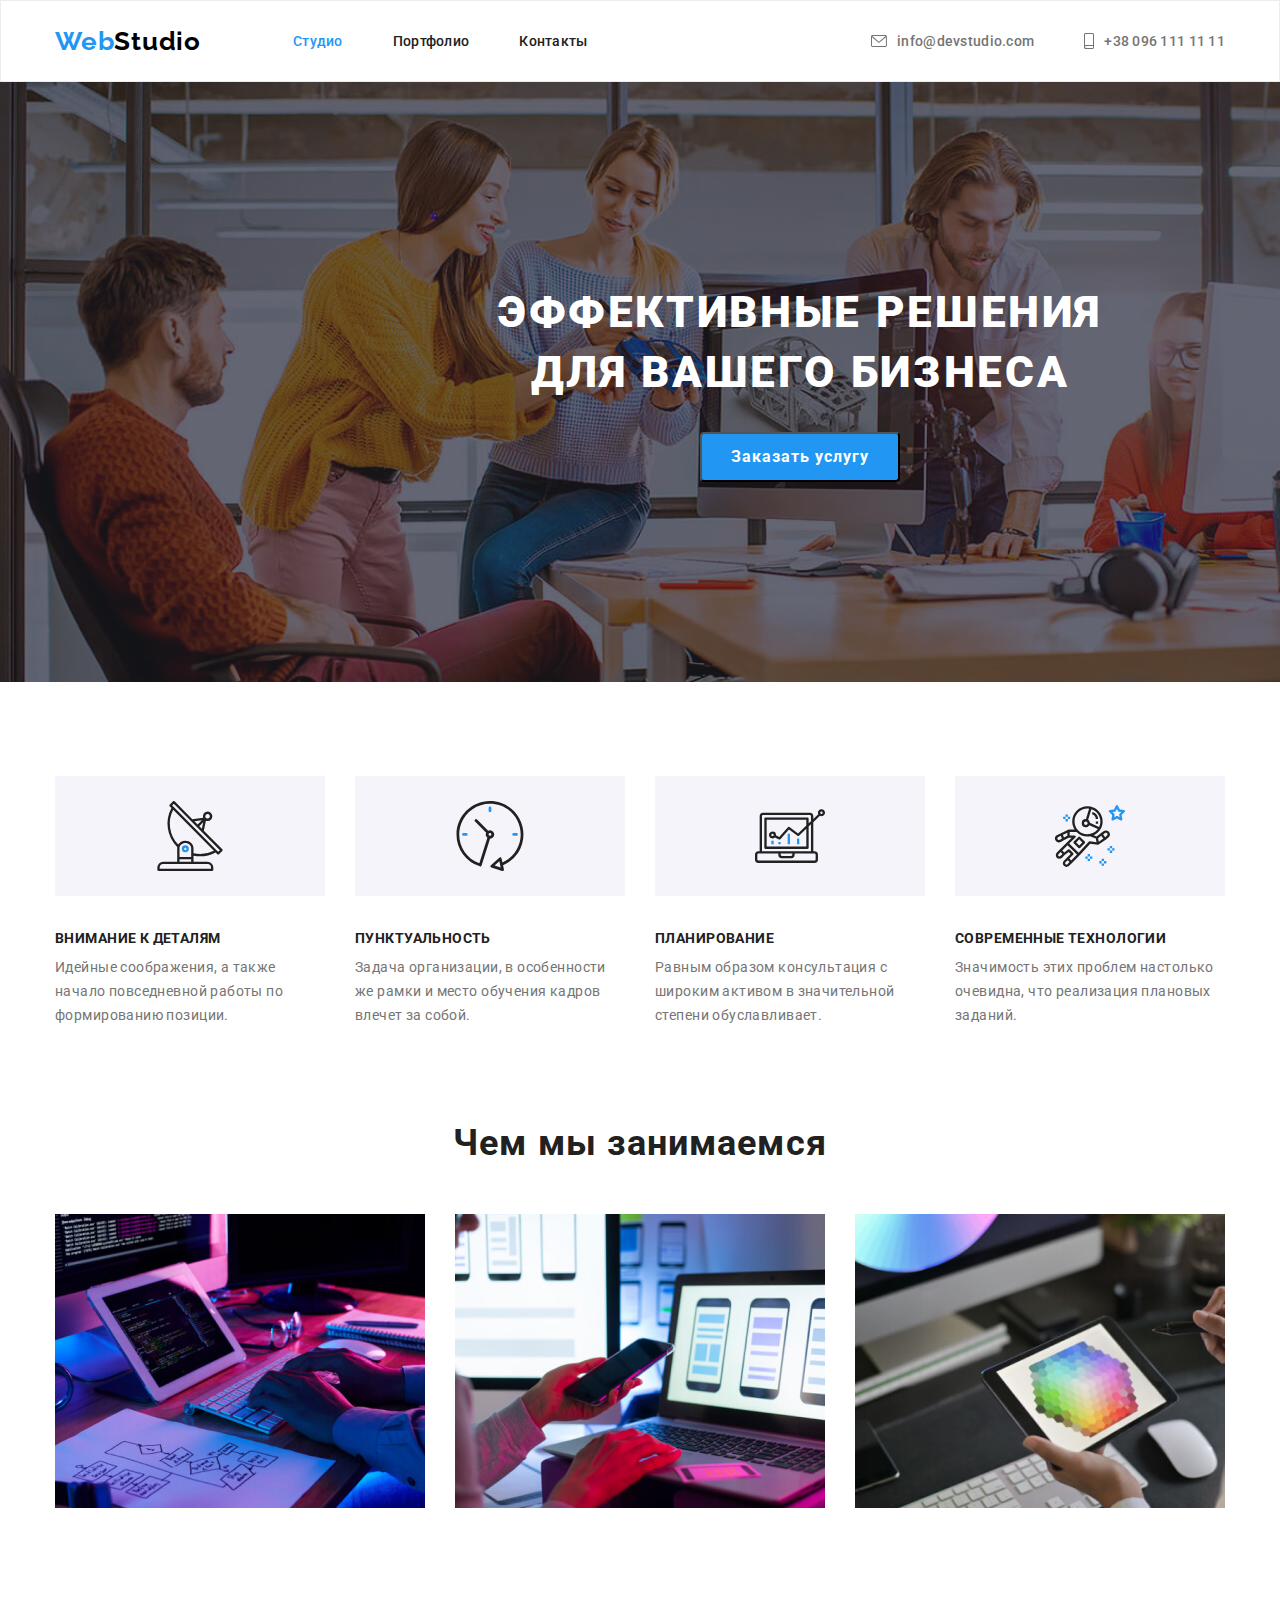
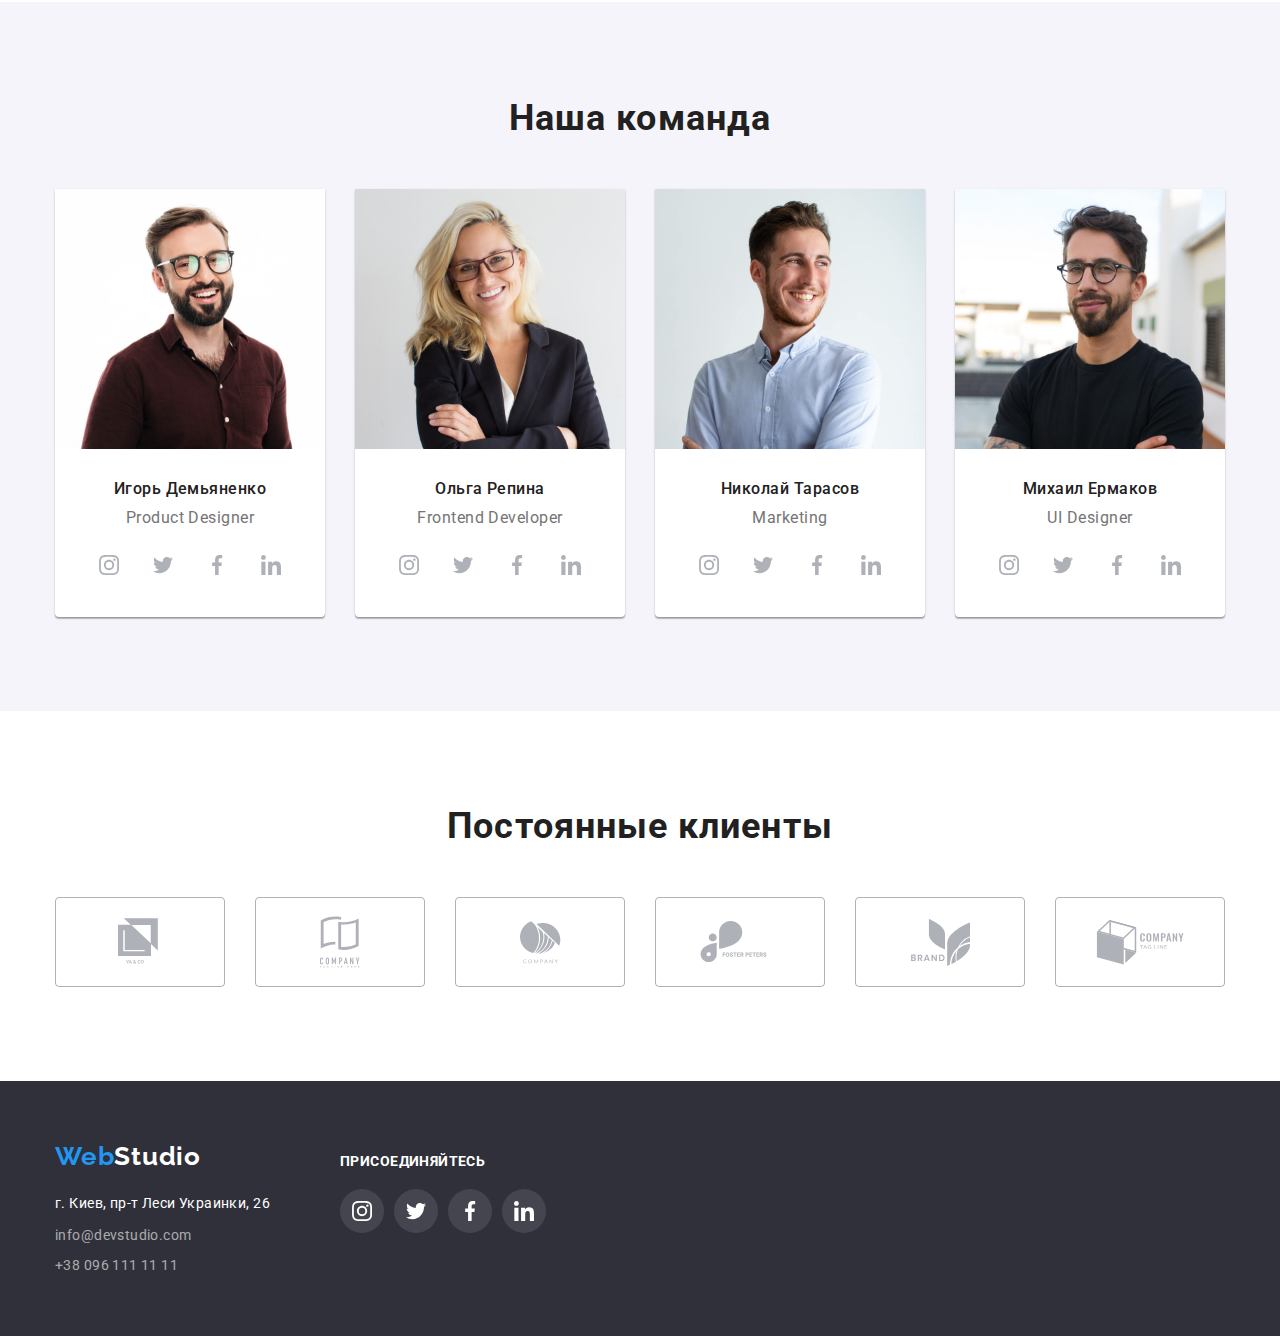
<file: index.html>
<!DOCTYPE html>
<html lang="ru">
<head>
    <meta charset="UTF-8">
    <meta name="viewport" content="width=device-width, initial-scale=1.0">
    <title>Вебстудио</title>
    <link rel="stylesheet" href="https://cdnjs.cloudflare.com/ajax/libs/modern-normalize/1.0.0/modern-normalize.css">
    <link href="https://fonts.googleapis.com/css2?family=Raleway:wght@700&family=Roboto:wght@400;500;700;900&display=swap" rel="stylesheet">
    <link rel="stylesheet" href="./css/styles.css">
</head>
<body>
    <!--HEADER-->
    <header class="header-section">
        <div class="container">   
          
            <nav class="navigation">
                
                <a class="logo-link link" href="" aria-label="логотип вебстудио"> <span class="web-header">Web</span><span class="studio-header">Studio</span></a>

                <ul class="navigation-list list">
                    <li class="navigation-list-item">                        
                        <a class="navigation-list-link link current" href="./index.html">Студио</a></li>    
                    <li class="navigation-list-item">
                        <a class="navigation-list-link link" href="./portfolio.html">Портфолио</a></li>    
                    <li class="navigation-list-item">
                        <a class="navigation-list-link link" href="">Контакты</a></li>
                </ul>
            </nav>        
        
            <ul class="address-list list">

                <li class="address-list-item"> 

                    <a class="address-list-link link" href="mailto:info@devstudio.com ">
                        <svg class="icon-mail">
                            <use href="./img/sprite.svg#icon-envelop"></use>
                        </svg>
                        info@devstudio.com</a> </li>

                <li class="address-list-item">
                                    
                    <a class="address-list-link link" href="tel:+380961111111">
                        <svg class="icon-smartphone">
                            <use href="./img/sprite.svg#icon-smartphone"></use>
                        </svg>
                        +38 096 111 11 11</a> </li>
            </ul>
        </div>             
        
    </header>
    <!--MAIN-->
    <main>
        <!--HERO-->
        <section class="hero-section">

        <div class="container">
            <h1 class="hero-title">Эффективные решения<br>для вашего бизнеса</h1>

            <button class="modal-button" type="button">Заказать услугу</button>
        </div>
        </section>

        <!--ADVANTAGES-->
        <section class="advantages-section">

        <div class="container">
               
            <h2 hidden>Преимущества студии</h2>

            <ul class="advantages list">
                <li class="advantages-list-item">
                    <h3 class="advantages-list-title">Внимание к деталям</h3>
                    <p class="advantages-list-description">Идейные соображения, а также начало повседневной работы по формированию позиции.</p>
                </li>

                <li class=advantages-list-item>
                    <h3 class="advantages-list-title">Пунктуальность</h3>
                    <p class="advantages-list-description">Задача организации, в особенности же рамки и место обучения кадров влечет за собой.</p>
                </li>

                <li class=advantages-list-item>    
                    <h3 class="advantages-list-title">Планирование</h3>
                    <p class="advantages-list-description">Равным образом консультация с широким активом в значительной степени обуславливает.</p>
                </li>

                <li class=advantages-list-item>
                    <h3 class="advantages-list-title">Современные технологии</h3>
                    <p class="advantages-list-description">Значимость этих проблем настолько очевидна, что реализация плановых заданий.</p>
                </li>
            </ul>
        </div>
        </section>

        <!--JOBS-->
        <section class="jobs-section">
        <div class="container">
            <h2 class="jobs-title">Чем мы занимаемся</h2>
            <ul class="jobs-list list">
                <li class="jobs-list-item"><img src="./img/jobs/photo1.jpg" alt="клавиатура и таблет" width="370" height="294"></li>    
                <li class="jobs-list-item"><img src="./img/jobs/photo2.jpg" alt="ноутбук и телефон" width="370" height="294"></li>    
                <li class="jobs-list-item"><img src="./img/jobs/photo3.jpg" alt="графический рисунок на таблете" width="370" height="294"></li>                 
            </ul> 
        </div>      
        </section>

        <!--TEAM-->
        <section class="team-section">
        <div class="container">

            <h2 class="team-title">Наша команда</h2>

            <ul class="team-list list">
                <li class="team-list-item">
                    <img src="./img/team/igor.jpg" alt="портрет Игоря Демяненко" width="270" height="260">
                    
                    <div class="team-list-content">
                        <h3 class="team-list-member">Игорь Демьяненко</h3>
                        <p lang="en" class="team-list-profession">Product Designer</p>
                        
                        <ul class="social-list list">
                            <li>
                                <a class="social-list-link" href="">
                                    <svg class="social-list-icon">
                                        <use href="./img/sprite.svg#icon-instagram"></use>
                                    </svg>
                                </a></li>
                            <li>
                                <a class="social-list-link" href="">
                                    <svg class="social-list-icon">
                                        <use href="./img/sprite.svg#icon-twitter"></use>
                                    </svg>
                                </a></li>
                            <li>
                                <a class="social-list-link" href="">
                                    <svg class="social-list-icon">
                                        <use href="./img/sprite.svg#icon-facebook"></use>
                                    </svg>
                                </a></li>
                            <li>
                                <a class="social-list-link" href="">
                                    <svg class="social-list-icon">
                                        <use href="./img/sprite.svg#icon-linkedin"></use>
                                    </svg>
                                </a></li>
                        </ul>
                    </div>
                </li>

                <li class="team-list-item">
                    <img src="./img/team/olga.jpg" alt="потрет Ольги Репиной" width="270" height="260">
                    
                    <div class="team-list-content">
                        <h3 class="team-list-member">Ольга Репина</h3>
                        <p lang="en" class="team-list-profession">Frontend Developer</p>
                    
                        <ul class="social-list list">
                            <li>
                                <a class="social-list-link" href="">
                                    <svg class="social-list-icon">
                                        <use href="./img/sprite.svg#icon-instagram"></use>
                                    </svg>
                                </a></li>
                            <li>
                                <a class="social-list-link" href="">
                                    <svg class="social-list-icon">
                                        <use href="./img/sprite.svg#icon-twitter"></use>
                                    </svg>
                                </a></li>
                            <li>
                                <a class="social-list-link" href="">
                                    <svg class="social-list-icon">
                                        <use href="./img/sprite.svg#icon-facebook"></use>
                                    </svg>
                                </a></li>
                            <li>
                                <a class="social-list-link" href="">
                                    <svg class="social-list-icon">
                                        <use href="./img/sprite.svg#icon-linkedin"></use>
                                    </svg>
                                </a></li>
                        </ul>

                    </div>                    
                </li>

                <li class="team-list-item">                    
                    <img src="./img/team/nikolaj.jpg" alt="портрет Николая Тарасова" width="270" height="260">
                    
                    <div class="team-list-content">
                        <h3 class="team-list-member">Николай Тарасов</h3>
                        <p lang="en" class="team-list-profession">Marketing</p>
                    
                        <ul class="social-list list">
                            <li>
                                <a class="social-list-link" href="">
                                    <svg class="social-list-icon">
                                        <use href="./img/sprite.svg#icon-instagram"></use>
                                    </svg>
                                </a></li>
                            <li>
                                <a class="social-list-link" href="">
                                    <svg class="social-list-icon">
                                        <use href="./img/sprite.svg#icon-twitter"></use>
                                    </svg>
                                </a></li>
                            <li>
                                <a class="social-list-link" href="">
                                    <svg class="social-list-icon">
                                        <use href="./img/sprite.svg#icon-facebook"></use>
                                    </svg>
                                </a></li>
                            <li>
                                <a class="social-list-link" href="">
                                    <svg class="social-list-icon">
                                        <use href="./img/sprite.svg#icon-linkedin"></use>
                                    </svg>
                                </a></li>
                        </ul>
                    
                    </div>                
                </li>

                <li class="team-list-item">
                    <img src="./img/team/mihail.jpg" alt="портрет Михаила Ермакова" width="270" height="260">
                    
                    <div class="team-list-content">
                        <h3 class="team-list-member">Михаил Ермаков</h3>
                        <p lang="en" class="team-list-profession">UI Designer</p>
                    
                        <ul class="social-list list">
                            <li>
                                <a class="social-list-link" href="">
                                    <svg class="social-list-icon">
                                        <use href="./img/sprite.svg#icon-instagram"></use>
                                    </svg>
                                </a></li>
                            <li>
                                <a class="social-list-link" href="">
                                    <svg class="social-list-icon">
                                        <use href="./img/sprite.svg#icon-twitter"></use>
                                    </svg>
                                </a></li>
                            <li>
                                <a class="social-list-link" href="">
                                    <svg class="social-list-icon">
                                        <use href="./img/sprite.svg#icon-facebook"></use>
                                    </svg>
                                </a></li>
                            <li>
                                <a class="social-list-link" href="">
                                    <svg class="social-list-icon">
                                        <use href="./img/sprite.svg#icon-linkedin"></use>
                                    </svg>
                                </a></li>
                        </ul>
                    
                    </div>                    
                </li>
            </ul>
        </div>
        </section>

        <section class="clients-section">
        <div class="container">

            <h2 class="clients-title">Постоянные клиенты</h2>

            <ul class="clients-list list">
                <li class="clients-list-item"><a class="clients-list-link" href="">
                    <svg class="clients-icon1 logo">
                        <use href="./img/sprite.svg#icon-logo1"></use>
                    </svg>
                </a></li>
                <li class="clients-list-item"><a class="clients-list-link" href="">
                    <svg class="clients-icon2 logo">
                        <use href="./img/sprite.svg#icon-logo2"></use>
                    </svg>
                </a></li>
                <li class="clients-list-item"><a class="clients-list-link" href="">
                    <svg class="clients-icon3 logo">
                        <use href="./img/sprite.svg#icon-logo3"></use>
                    </svg>
                </a></li>
                <li class="clients-list-item"><a class="clients-list-link" href="">
                    <svg class="clients-icon4 logo">
                        <use href="./img/sprite.svg#icon-logo4"></use>
                    </svg>
                </a></li>
                <li class="clients-list-item"><a class="clients-list-link" href="">
                    <svg class="clients-icon5 logo">
                        <use href="./img/sprite.svg#icon-logo5"></use>
                    </svg>
                </a></li>
                <li class="clients-list-item"><a class="clients-list-link" href="">
                    <svg class="clients-icon6 logo">
                        <use href="./img/sprite.svg#icon-logo6"></use>
                    </svg>
                </a></li>
            </ul>

        </div>

        </section>
    </main>
    
    <!--FOOTER-->
    <footer class="footer">
    <div class="container">

        <div class="contacts-footer">

        <a class="logo-footer link" href="" aria-label="логотип вебстудио"><span class="web-footer">Web</span><span class="studio-footer">Studio</span></a>
        
        <address class="address">
            <a class="footer-address-link link" href="https://goo.gl/maps/LEfrGPTLFdmna4Pc9">г. Киев, пр-т Леси Украинки, 26</a>
            <a class="footer-mail-link link" href="mailto:info@devstudio.com ">info@devstudio.com</a>
            <a class="footer-tel-link link" href="tel:+380961111111">+38 096 111 11 11</a>
        </address>

        </div>

        <div class="social-footer">

            <b class="social-title">присоединяйтесь</b>

            <ul class="social-footer-list list">
                <li>
                    <a class="social-footer-link" href="">
                        <svg class="social-footer-icon">
                            <use href="./img/sprite.svg#icon-instagram"></use>
                        </svg>
                    </a></li>
                <li>
                    <a class="social-footer-link" href="">
                        <svg class="social-footer-icon">
                            <use href="./img/sprite.svg#icon-twitter"></use>
                        </svg>
                    </a></li>
                <li>
                    <a class="social-footer-link" href="">
                        <svg class="social-footer-icon">
                            <use href="./img/sprite.svg#icon-facebook"></use>
                        </svg>
                    </a></li>
                <li>
                    <a class="social-footer-link" href="">
                        <svg class="social-footer-icon">
                            <use href="./img/sprite.svg#icon-linkedin"></use>
                        </svg>
                    </a></li>
            </ul>         

        </div>
    </div>
    </footer>
    
</body>
</html>
</file>
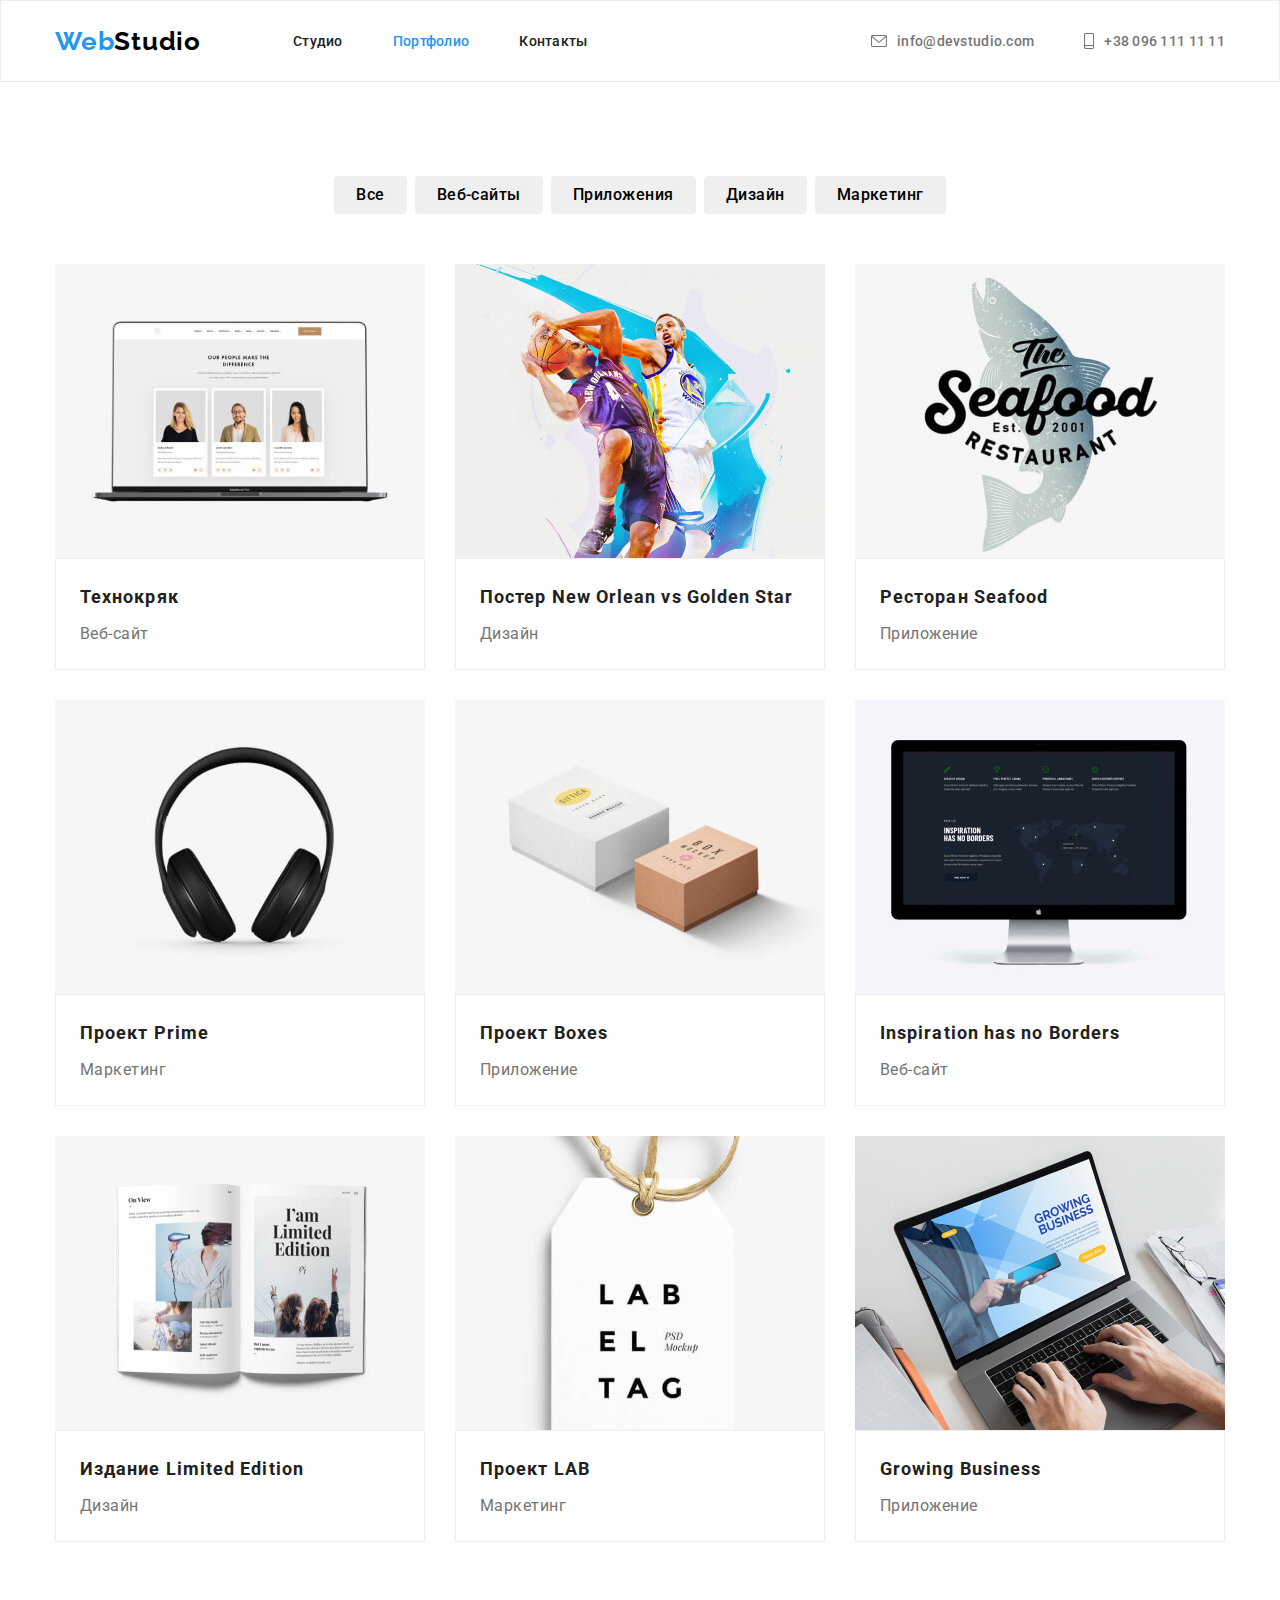
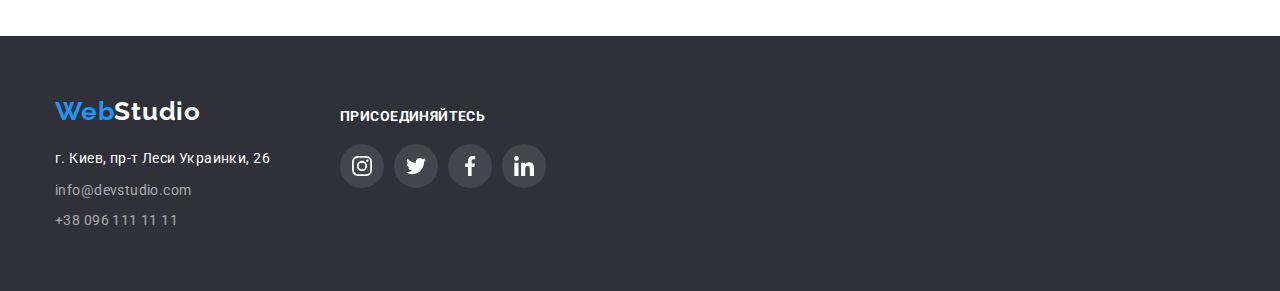
<file: portfolio.html>
<!DOCTYPE html>
<html lang="ru">
<head>
    <meta charset="UTF-8">
    <meta name="viewport" content="width=device-width, initial-scale=1.0">
    <title>Портфолио</title>
    <link rel="stylesheet" href="https://cdnjs.cloudflare.com/ajax/libs/modern-normalize/1.0.0/modern-normalize.css">
    <link rel="stylesheet" href="./css/styles.css">    
    <link href="https://fonts.googleapis.com/css2?family=Raleway:wght@700&family=Roboto:wght@400;500;700;900&display=swap" rel="stylesheet">
</head>
<body>
    <!--HEADER PORTFOLIO-->
    <header class="header-section">
        <div class="container">        
            
            <nav class="navigation"> 

                <a class="logo-link link" href="" aria-label="логотип вебстудио"><span class="web-header">Web</span><span class="studio-header">Studio</span></a>
                      
                <ul class="navigation-list list">
                    <li class="navigation-list-item"><a class="navigation-list-link link" href="./index.html">Студио</a></li>    
                    <li class="navigation-list-item"><a class="navigation-list-link link current" href="./portfolio.html">Портфолио</a></li>    
                    <li class="navigation-list-item"><a class="navigation-list-link link" href="">Контакты</a></li>
                </ul>
            </nav>        
        
            <ul class="address-list list">

                <li class="address-list-item"> 

                    <a class="address-list-link link" href="mailto:info@devstudio.com ">
                        <svg class="icon-mail">
                            <use href="./img/sprite.svg#icon-envelop"></use>
                        </svg>
                        info@devstudio.com</a> </li>

                <li class="address-list-item">
                                    
                    <a class="address-list-link link" href="tel:+380961111111">
                        <svg class="icon-smartphone">
                            <use href="./img/sprite.svg#icon-smartphone"></use>
                        </svg>
                        +38 096 111 11 11</a> </li>
            </ul>
            
        </div>
    </header>

    <!--MAIN PORTFOLIO-->
    <main>
    <!--WORK GALERY-->
        <section class="galery">
        <div class="container">

            <h1 hidden>Наши работы</h1>

            <ul class="galery-filter list">
                <li class="galery-filter-item"><button class="galery-filter-button" type="button">Все</button></li>
                <li class="galery-filter-item"><button class="galery-filter-button" type="button">Веб-сайты</button></li>
                <li class="galery-filter-item"><button class="galery-filter-button" type="button">Приложения</button></li>
                <li class="galery-filter-item"><button class="galery-filter-button" type="button">Дизайн</button></li>
                <li class="galery-filter-item"><button class="galery-filter-button" type="button">Маркетинг</button></li>           
            </ul>

            <ul class="galery-list list">

               <li class="galery-list-item"> 
                   <a class="galery-list-link link" href="">                       
                        <img src="./img/portfolio/project1.jpg" alt="Проект Технокряк">
                        <div class="galery-list-text">
                            <h2 class="galery-list-title">Технокряк</h2>
                            <p class="galery-list-description">Веб-сайт</p>
                       </div>                   
                   </a>                   
               </li>
               <li class="galery-list-item">
                   <a class="galery-list-link link" href="">                       
                        <img src="./img/portfolio/project2.jpg" alt="Постер New Orlean vs Golden Star">
                        <div class="galery-list-text">
                            <h2 class="galery-list-title">Постер <span lang="en">New Orlean vs Golden Star</span></h2>
                            <p class="galery-list-description">Дизайн</p>
                       </div>               
                   </a>                   
               </li>
               <li class="galery-list-item">
                   <a class="galery-list-link link" href="">                       
                        <img src="./img/portfolio/project3.jpg" alt="Проект ресторан Seafood">
                        <div class="galery-list-text">
                            <h2 class="galery-list-title">Ресторан <span lang="en">Seafood</span></h2>
                            <p class="galery-list-description">Приложение</p>
                       </div>                
                   </a>                   
               </li>
               <li class="galery-list-item">
                   <a class="galery-list-link link" href="">                       
                        <img src="./img/portfolio/project4.jpg" alt="Проект Prime">
                        <div class="galery-list-text">
                            <h2 class="galery-list-title">Проект <span lang="en">Prime</span></h2>
                            <p class="galery-list-description">Маркетинг</p>
                       </div>                                        
                   </a>                  
               </li>
               <li class="galery-list-item">
                   <a class="galery-list-link link" href="">                       
                        <img src="./img/portfolio/project5.jpg" alt="Проект Boxes">
                        <div class="galery-list-text">
                            <h2 class="galery-list-title">Проект <span lang="en">Boxes</span></h2>
                            <p class="galery-list-description">Приложение</p>
                       </div>                   
                   </a>                  
               </li>
               <li class="galery-list-item">
                   <a class="galery-list-link link" href="">                       
                        <img src="./img/portfolio/project6.jpg" alt="Проект Inspiration has no borders">
                        <div class="galery-list-text">
                            <h2 class="galery-list-title"><span lang="en">Inspiration has no Borders</span> </h2>
                            <p class="galery-list-description">Веб-сайт</p>
                       </div>                    
                   </a>                   
               </li>
               <li class="galery-list-item">
                   <a class="galery-list-link link" href="">                       
                        <img src="./img/portfolio/project7.jpg" alt="Проект Limited edition">
                        <div class=galery-list-text>
                            <h2 class="galery-list-title">Издание <span lang="en">Limited Edition</span></h2>
                            <p class="galery-list-description">Дизайн</p>
                       </div>                  
                   </a>                  
               </li>
               <li class="galery-list-item">
                   <a class="galery-list-link link" href="">                       
                        <img src="./img/portfolio/project8.jpg" alt="Проект LAB">
                        <div class="galery-list-text">
                            <h2 class="galery-list-title">Проект <span lang="en">LAB</span></h2>
                            <p class="galery-list-description">Маркетинг</p>
                       </div>                   
                   </a>                   
               </li>
               <li class="galery-list-item">
                   <a class="galery-list-link link" href="">                       
                        <img src="./img/portfolio/project9.jpg" alt="Проект Growing Business">
                        <div class="galery-list-text">
                            <h2 class="galery-list-title"><span lang="en">Growing Business</span></h2>
                            <p class="galery-list-description">Приложение</p>
                       </div>                    
                   </a>                  
               </li>
            </ul> 
        </div>       
        </section>
    </main>

    <!--FOOTER PORTFOLIO-->
    <footer class="footer">
        <div class="container">
    
            <div class="contacts-footer">
    
            <a class="logo-footer link" href="" aria-label="логотип вебстудио"><span class="web-footer">Web</span><span class="studio-footer">Studio</span></a>
            
            <address class="address">
                <a class="footer-address-link link" href="https://goo.gl/maps/LEfrGPTLFdmna4Pc9">г. Киев, пр-т Леси Украинки, 26</a>
                <a class="footer-mail-link link" href="mailto:info@devstudio.com ">info@devstudio.com</a>
                <a class="footer-tel-link link" href="tel:+380961111111">+38 096 111 11 11</a>
            </address>
    
            </div>
    
            <div class="social-footer">
    
                <b class="social-title">присоединяйтесь</b>
    
                <ul class="social-footer-list list">
                    <li>
                        <a class="social-footer-link" href="">
                            <svg class="social-footer-icon">
                                <use href="./img/sprite.svg#icon-instagram"></use>
                            </svg>
                        </a></li>
                    <li>
                        <a class="social-footer-link" href="">
                            <svg class="social-footer-icon">
                                <use href="./img/sprite.svg#icon-twitter"></use>
                            </svg>
                        </a></li>
                    <li>
                        <a class="social-footer-link" href="">
                            <svg class="social-footer-icon">
                                <use href="./img/sprite.svg#icon-facebook"></use>
                            </svg>
                        </a></li>
                    <li>
                        <a class="social-footer-link" href="">
                            <svg class="social-footer-icon">
                                <use href="./img/sprite.svg#icon-linkedin"></use>
                            </svg>
                        </a></li>
                </ul>     
    
            </div>
        </div>
        </footer>
</body>
</html>
</file>
<file: css/styles.css>
:root {
    --primary-text-color: #757575;
    --title-text-color: #212121;
    --accent-color: #2196F3;
    --lighttitle-text-color: #FFFFFF;
    --footer-text-color: rgba(255, 255, 255, 0.6);
    --header-logo-color: #000000;
    --darksections-color: #2F303A;
    --lightsection-color: #E5E5E5;
    --middlesection-color: #F5F4FA;
    --icon-color: #AFB1B8;
}

*,
*::before,
*::after {
    margin: 0;
    padding: 0;
}

body {
    font-family: "Roboto", sans-serif;
}

.list {
    list-style: none;
  }
  
.link {
    text-decoration: none;
  }

.address {
    font-style: normal; 
 }

img {
    display: block;
}

.container {
    width: 1200px;
    padding: 0 15px;
    margin: 0 auto;
}

 /*---------HEADER--------------------*/

.header-section {
    border: 1px solid #ECECEC;
}

.header-section .container {
    display: flex;
    background: var(--lighttitle-text-color);
}

.navigation,
.navigation-list,
.address-list,
.address-list-item,
.navigation-list-link,
.address-list-link  {
    display: flex;
    align-items: center;
}

.logo-link {
    font-family: "Raleway", sans-serif;
    font-style: normal;
    font-weight: 700;
    font-size: 26px;
    line-height: 1.192;
    letter-spacing: 0.03em;

    margin-right: 92px;
}
.web-header {
    color: var(--accent-color);
}

.studio-header {
    color: var(--header-logo-color);
}

.navigation-list .navigation-list-link.current {
    color: var(--accent-color);
}

.navigation-list-item:not(:last-child) {
    margin-right: 50px;
}

.navigation-list-link {
    font-weight: 500;
    font-size: 14px;
    line-height: 1.143;
    letter-spacing: 0.02em;
    color: var(--title-text-color);
}

.navigation-list-link:hover,
.navigation-list-link:focus,
.address-list-link:hover,
.address-list-link:focus,
.footer-address-link:hover,
.footer-address-link:focus,
.footer-mail-link:hover,
.footer-mail-link:focus,
.footer-tel-link:hover,
.footer-tel-link:focus {
    color: var(--accent-color);    
}

.address-list-link {
    font-weight: 500;
    font-size: 14px;
    line-height: 1.143;
    letter-spacing: 0.02em;
    color: var(--primary-text-color);   
}

.address-list {
    margin-left: auto;
}

.address-list-item:not(:last-child) {
    margin-right: 50px;
}

.navigation-list-link,
.address-list-link {
    padding-top: 32px;
    padding-bottom: 32px;
}

.icon-mail {
    width: 16px;
    height: 12px;
    margin-right: 10px;
    fill: currentColor;
}

.icon-smartphone {
    width: 10px;
    height: 16px;
    margin-right: 10px;
    fill: currentColor;
}

/*-------HEADER END--------------------*/

/*-------HERO----------*/

.hero-section {
    width: 1600px;
    height: 600px;
    background: #C4C4C4;
    text-align: center;
    padding-top: 200px;
    padding-bottom: 200px;       
    background-image: linear-gradient( 
        rgba(47, 48, 58, 0.4), 
        rgba(47, 48, 58, 0.4)), 
        url("../img/hero/heroimg.jpg");     
    background-repeat: no-repeat;
    background-position: center;
    background-size: contain; 
    margin: 0 auto;   
    
}

.hero-title {
    font-weight: 900;
    font-size: 44px;
    line-height: 1.364;
    letter-spacing: 0.06em;
    text-transform: uppercase;
    color: var(--lighttitle-text-color);  
   
}

.modal-button {
    font-weight: 700;
    font-size: 16px;
    line-height: 1.875;
    letter-spacing: 0.06em;
    color: var(--lighttitle-text-color);
    background: var(--accent-color);       

    border-radius: 4px;
    width: 200px;
    height: 50px;
    margin-top: 30px;
}
 
/*---------HERO END---------*/

/*------ADVANTAGES------*/ 

.advantages-section {
    background: var(--lightsection-colo);
    padding-top: 94px;
    padding-bottom: 94px;   
}

.advantages {
    display: flex;
}

.advantages-list-item {
    width: 270px;
    
}

.advantages-list-item:not(:last-child) {
    margin-right: 30px;
}
 
.advantages-list-title {
    font-weight: 700;
    font-size: 14px;
    line-height: 1.143;
    letter-spacing: 0.03em;
    text-transform: uppercase;
    color: var(--title-text-color);

    margin-bottom: 10px;
}
   
.advantages-list-description {
    font-weight: 400;
    font-size: 14px;
    line-height: 1.714;   
    letter-spacing: 0.03em;
    color: var(--primary-text-color);   
}

.advantages-list-item::before {
    display: inline-block;
    content: "";
    width: 270px;
    height: 120px;
    background-color: var(--middlesection-color) ;
    background-size: 70px;
    background-repeat: no-repeat;
    background-position: center;
    margin-bottom: 30px;
}

.advantages-list-item:nth-child(1)::before {
    background-image: url(../img/advantages/antenna.svg);
}

.advantages-list-item:nth-child(2)::before {
    background-image: url(../img/advantages/clock.svg);
}

.advantages-list-item:nth-child(3)::before {
    background-image: url(../img/advantages/diagram.svg);
}

.advantages-list-item:nth-child(4)::before {
    background-image: url(../img/advantages/astronaut.svg);
}

/*-------ADVANTAGES END----*/


/*---------JOBS--------*/

.jobs-section {
    background: var(--lightsection-colo);
    padding-bottom: 94px;
}

.jobs-list {
    display: flex;
}

.jobs-title {
    margin-bottom: 50px;
}

.jobs-list-item:not(:last-child) {
    margin-right: 30px;
}

.job-list-item {
    width: 370px;
}

.jobs-title,
.team-title,
.clients-title {
    font-weight: 700;
    font-size: 36px;
    line-height: 1.167;
    text-align: center;
    letter-spacing: 0.03em;
    color: var(--title-text-color);   
}

/*--------JOBS END------*/

/*-------TEAM-------*/

.team-section {
    background: var(--middlesection-color);
    padding-top: 95px;
    padding-bottom: 94px;
}

.team-title {
    margin-bottom: 50px;    
}

.team-list {
    display: flex;
      
}

.team-list-item {
    width: 270px;     
    box-shadow: 0px 1px 3px rgba(0, 0, 0, 0.12), 0px 1px 1px rgba(0, 0, 0, 0.14), 0px 2px 1px rgba(0, 0, 0, 0.2);
    border-radius: 0px 0px 4px 4px;
    background-color: var( --lighttitle-text-color);     
}

.team-list-item:not(:last-child) {
    margin-right: 30px;
}

.team-list-content {  
    display: flex;  
    flex-direction: column;
    text-align: center;    
    padding-top: 30px;
    padding-bottom: 30px;
    padding-right: 32px;
    padding-left: 32px;  
}
    
.team-list-member {
    font-weight: 500;
    font-size: 16px;
    line-height: 1.188;
    letter-spacing: 0.03em;
    color: var(--title-text-color); 

    margin-bottom: 10px;
}

.team-list-profession {
    font-weight: 400;
    font-size: 16px;
    line-height: 1.188;
    letter-spacing: 0.03em;
    color: var(--primary-text-color);
   
    margin-bottom: 16px;
}

.social-list-link {
    display: flex;
    align-items: center;
    justify-content: center;
    width: 44px;
    height: 44px;
    border-radius: 50%;
    background-color: var(--lighttitle-text-color) ;
}

.social-list {
    display: flex;
    justify-content: space-between;

}

.social-list-icon {
    width: 20px;
    height: 20px;
    fill: var(--icon-color);
}

.social-list-link:hover {
    background-color: var(--accent-color);
}

.social-list-link:hover .social-list-icon {
    fill: var(--lighttitle-text-color);
}

/*-------TEAM END-------*/

/*--------CLIENTS-------*/

.clients-section {
    padding-top: 94px;
    padding-bottom: 94px;
}

.clients-title {
    margin-bottom: 50px;
}

.clients-list {
    display: flex;
    justify-content: space-between; 
}

.clients-list-link {
    display: flex;
    align-items: center;
    justify-content: center;
    width: 170px;
    height: 90px;
    border: 1px solid var(--icon-color);
    box-sizing: border-box;
    border-radius: 4px;
}

.logo {
    fill: var(--icon-color);
}

.clients-list-link:hover {
    border: 1px solid var(--accent-color);
}

.clients-list-link:hover .logo {
    fill: var(--accent-color);
}

.clients-icon1 {
    width: 44px;
    height: 49px;
}

.clients-icon2 {
    width: 40px;
    height: 52px;
}

.clients-icon3 {
    width: 41px;
    height: 43px;
}

.clients-icon4 {
    width: 80px;
    height: 42px;
}

.clients-icon5 {
    width: 59px;
    height: 47px;
}

.clients-icon6 {
    width: 89px;
    height: 45px;
}

/*--------CLIENTS END--------*/

/*-----FOOTER--------*/

.footer {
    background: var(--darksections-color);
}

.footer .container,
.social-footer-list {
    display: flex;
}

.contacts-footer {
    padding-top: 60px;
    padding-bottom: 60px;
}

.footer .address {
    display: flex;
    flex-direction: column;
    margin-top: 20px;    
}

.logo-footer {
    font-family: "Raleway", sans-serif;
    font-style: normal;
    font-weight: 700;
    font-size: 26px;
    line-height: 1.192;
    letter-spacing: 0.03em;
}

.web-footer {
    color: var(--accent-color);
}

.studio-footer {
    color: var(--lighttitle-text-color);
}

.footer-address-link {
    font-weight: 400;
    font-size: 14px;
    line-height: 1.714;
    letter-spacing: 0.03em;    
    color: var(--lighttitle-text-color);
}

.footer-mail-link,
.footer-tel-link {
    font-weight: 400;
    font-size: 14px;
    line-height: 1.5;
    letter-spacing: 0.03em;
    color: var(--footer-text-color);
}

.footer-address-link,
.footer-mail-link {
    margin-bottom: 9px;
}

.social-footer {
    display: flex;
    flex-direction: column;
    width: 206px;
    height: 80px;
    padding-top: 72px;
    padding-bottom: 100px;
    margin-left: 70px;
}

.social-footer-list {
    display: flex;
    justify-content: space-between;
}

.social-footer-link {
    display: flex;
    align-items: center;
    justify-content: center;
    width: 44px;
    height: 44px;
    border-radius: 50%;
    background-color: rgba(255, 255, 255, 0.1);
}

.social-title {
    width: 145px;
    height: 16px;
    font-size: 14px;
    letter-spacing: 0.03em;
    text-transform: uppercase;

    color: var(--lighttitle-text-color);

    margin-bottom: 20px;
}

.social-footer-icon {
    width: 20px;
    height: 20px;
    fill: var(--lighttitle-text-color);
}

.social-footer-link:hover {
    border: solid var(--accent-color);
    background-color: var(--accent-color)
}

/*--------FOOTER END------*/

/*--------PORTFOLIO GALERY-----*/

.galery {
    padding-top: 94px;
    padding-bottom: 94px;
}

.galery-filter {
    display: flex;
    justify-content: center;    
    margin-bottom: 50px;
}

.galery-filter-item:not(:last-child) {
    margin-right: 8px;
}

.galery-filter-button:hover,
.galery-filter-button:focus {
    color: var(--lighttitle-text-color);
    background: var(--accent-color);
    border-radius: 4px;
    border: 0px;
} 

.galery-filter-button {
    font-weight: 500;
    font-size: 16px;
    line-height: 1.625;   
    text-align: center;
    letter-spacing: 0.03em;
    border-radius: 4px;
    border: 0px;
    padding-right: 22px;
    padding-left: 22px;
    padding-top: 6px;
    padding-bottom: 6px;     
}

.galery-list,
.galery-list-item {
    display: flex;
    flex-wrap: wrap;
    
}

.galery-list-item {
    width: 370px;
    margin-right: 30px;
    margin-bottom: 30px;
    background: var(--lighttitle-text-color);
}

.galery-list-link:hover {
    box-sizing: border-box;
    box-shadow: 0px 1px 1px rgba(0, 0, 0, 0.12), 0px 4px 4px rgba(0, 0, 0, 0.06), 1px 4px 6px rgba(0, 0, 0, 0.16);
}

.galery-list-item:nth-child(3n) {
    margin-right: 0px;
}

.galery-list-item:nth-last-child(-n+3) {
    margin-bottom: 0px;
}

.galery-list-title {
    font-weight: 700;
    font-size: 18px;
    line-height: 2;
    letter-spacing: 0.06em;
    color: var(--title-text-color);  
}

.galery-list-description {
    font-weight: 400;
    font-size: 16px;
    line-height: 1.875;
    letter-spacing: 0.03em;
    color: var(--primary-text-color); 
    margin-top: 4px; 
}

.galery-list-text {
    padding-top: 20px;
    padding-bottom: 20px;
    padding-left: 24px;
    padding-right: 24px;        
    border: 1px solid #EEEEEE;    
}

/*--------PORTFOLIO GALERY END-------*/
</file>
